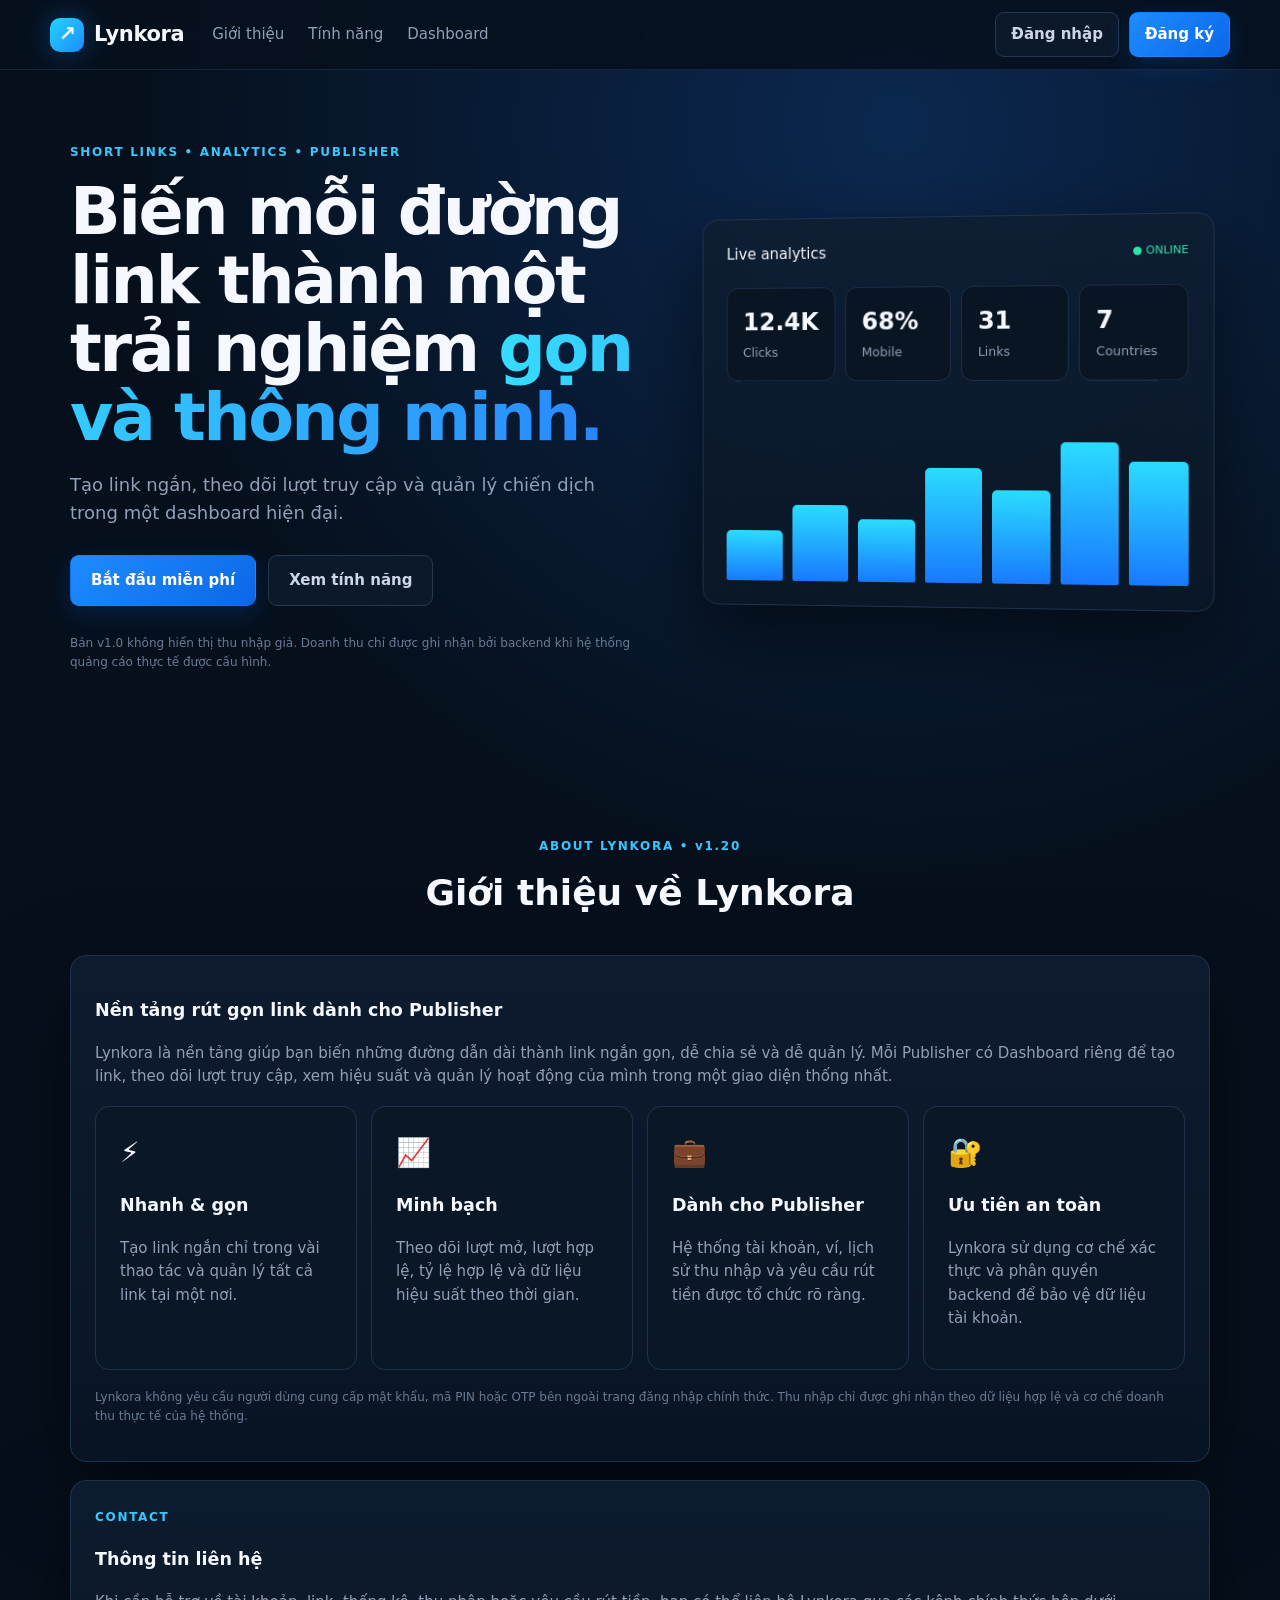
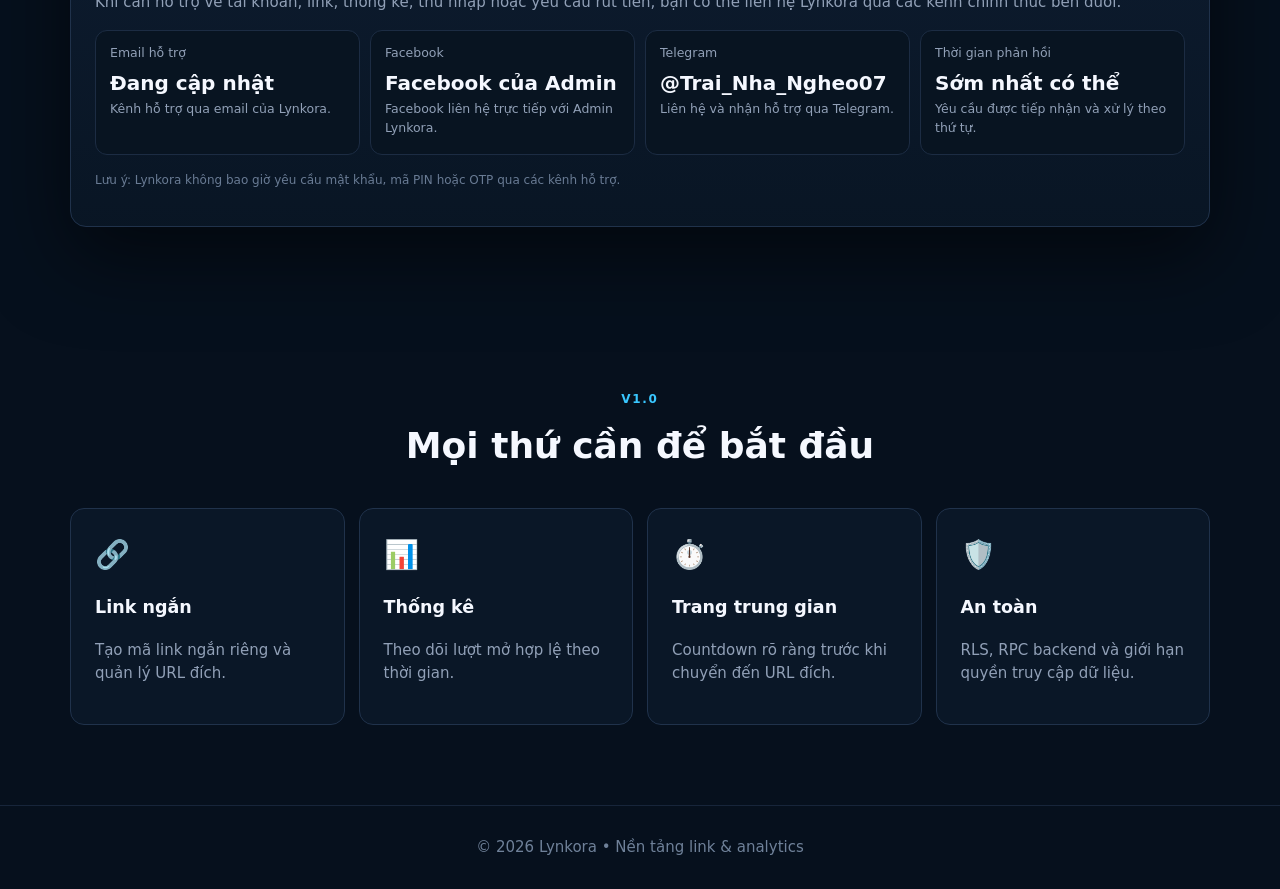
<file: index.html>
<!doctype html>
<html lang="vi">
<head>
  <meta charset="utf-8">
  <meta name="viewport" content="width=device-width,initial-scale=1,viewport-fit=cover">
  <meta name="theme-color" content="#07101d">
  <title>Lynkora — Rút gọn link thông minh</title>
  <link rel="stylesheet" href="styles.css?v=1">
</head>
<body>
<header class="topbar">
  <a class="brand" href="index.html"><span class="logo">↗</span><span>Lynkora</span></a>
  <nav><a href="#about">Giới thiệu</a><a href="#features">Tính năng</a><a href="dashboard.html">Dashboard</a></nav>
  <div class="auth-actions"><a class="ghost" href="auth.html">Đăng nhập</a><a class="primary" href="auth.html#register">Đăng ký</a></div>
</header>

<main>
  <section class="hero">
    <div class="hero-copy">
      <span class="eyebrow">SHORT LINKS • ANALYTICS • PUBLISHER</span>
      <h1>Biến mỗi đường link thành một trải nghiệm <span>gọn và thông minh.</span></h1>
      <p>Tạo link ngắn, theo dõi lượt truy cập và quản lý chiến dịch trong một dashboard hiện đại.</p>
      <div class="hero-actions"><a class="primary big" href="auth.html#register">Bắt đầu miễn phí</a><a class="ghost big" href="#features">Xem tính năng</a></div>
      <p class="fine">Bản v1.0 không hiển thị thu nhập giả. Doanh thu chỉ được ghi nhận bởi backend khi hệ thống quảng cáo thực tế được cấu hình.</p>
    </div>
    <div class="hero-card">
      <div class="mini-head"><span>Live analytics</span><span class="dot">● ONLINE</span></div>
      <div class="metric-grid">
        <div><b>12.4K</b><small>Clicks</small></div><div><b>68%</b><small>Mobile</small></div>
        <div><b>31</b><small>Links</small></div><div><b>7</b><small>Countries</small></div>
      </div>
      <div class="bars"><i style="height:32%"></i><i style="height:48%"></i><i style="height:39%"></i><i style="height:72%"></i><i style="height:58%"></i><i style="height:88%"></i><i style="height:76%"></i></div>
    </div>
  </section>

  <section id="about" class="section">
    <div class="section-title"><span class="eyebrow">ABOUT LYNKORA • v1.20</span><h2>Giới thiệu về Lynkora</h2></div>
    <div class="panel">
      <h3>Nền tảng rút gọn link dành cho Publisher</h3>
      <p class="muted">Lynkora là nền tảng giúp bạn biến những đường dẫn dài thành link ngắn gọn, dễ chia sẻ và dễ quản lý. Mỗi Publisher có Dashboard riêng để tạo link, theo dõi lượt truy cập, xem hiệu suất và quản lý hoạt động của mình trong một giao diện thống nhất.</p>
      <div class="features" style="margin-top:18px">
        <article><span>⚡</span><h3>Nhanh &amp; gọn</h3><p>Tạo link ngắn chỉ trong vài thao tác và quản lý tất cả link tại một nơi.</p></article>
        <article><span>📈</span><h3>Minh bạch</h3><p>Theo dõi lượt mở, lượt hợp lệ, tỷ lệ hợp lệ và dữ liệu hiệu suất theo thời gian.</p></article>
        <article><span>💼</span><h3>Dành cho Publisher</h3><p>Hệ thống tài khoản, ví, lịch sử thu nhập và yêu cầu rút tiền được tổ chức rõ ràng.</p></article>
        <article><span>🔐</span><h3>Ưu tiên an toàn</h3><p>Lynkora sử dụng cơ chế xác thực và phân quyền backend để bảo vệ dữ liệu tài khoản.</p></article>
      </div>
      <p class="fine" style="margin-top:18px">Lynkora không yêu cầu người dùng cung cấp mật khẩu, mã PIN hoặc OTP bên ngoài trang đăng nhập chính thức. Thu nhập chỉ được ghi nhận theo dữ liệu hợp lệ và cơ chế doanh thu thực tế của hệ thống.</p>
    </div>
    <div class="panel" style="margin-top:18px">
      <span class="eyebrow">CONTACT</span><h3>Thông tin liên hệ</h3>
      <p class="muted">Khi cần hỗ trợ về tài khoản, link, thống kê, thu nhập hoặc yêu cầu rút tiền, bạn có thể liên hệ Lynkora qua các kênh chính thức bên dưới.</p>
      <div class="wallet-mini wallet-mini-v110" style="margin-top:16px">
        <span><small>Email hỗ trợ</small><b>Đang cập nhật</b><small>Kênh hỗ trợ qua email của Lynkora.</small></span>
        <span><small>Facebook</small><b><a href="https://www.facebook.com/share/194QprLGyP/?mibextid=wwXIfr" target="_blank" rel="noopener noreferrer">Facebook của Admin</a></b><small>Facebook liên hệ trực tiếp với Admin Lynkora.</small></span>
        <span><small>Telegram</small><b><a href="https://t.me/Trai_Nha_Ngheo07" target="_blank" rel="noopener noreferrer">@Trai_Nha_Ngheo07</a></b><small>Liên hệ và nhận hỗ trợ qua Telegram.</small></span>
        <span><small>Thời gian phản hồi</small><b>Sớm nhất có thể</b><small>Yêu cầu được tiếp nhận và xử lý theo thứ tự.</small></span>
      </div>
      <p class="fine" style="margin-top:16px">Lưu ý: Lynkora không bao giờ yêu cầu mật khẩu, mã PIN hoặc OTP qua các kênh hỗ trợ.</p>
    </div>
  </section>

  <section id="features" class="section">
    <div class="section-title"><span class="eyebrow">V1.0</span><h2>Mọi thứ cần để bắt đầu</h2></div>
    <div class="features">
      <article><span>🔗</span><h3>Link ngắn</h3><p>Tạo mã link ngắn riêng và quản lý URL đích.</p></article>
      <article><span>📊</span><h3>Thống kê</h3><p>Theo dõi lượt mở hợp lệ theo thời gian.</p></article>
      <article><span>⏱️</span><h3>Trang trung gian</h3><p>Countdown rõ ràng trước khi chuyển đến URL đích.</p></article>
      <article><span>🛡️</span><h3>An toàn</h3><p>RLS, RPC backend và giới hạn quyền truy cập dữ liệu.</p></article>
    </div>
  </section>
</main>
<footer>© 2026 Lynkora • Nền tảng link & analytics</footer>
<script src="config.js?v=1"></script><script src="app.js?v=1"></script>
</body></html>
</file>
<file: styles.css>
:root{--bg:#06101d;--panel:#0b1728;--panel2:#0e1d31;--line:#20324b;--text:#f5f8ff;--muted:#91a0b7;--blue:#1d8cff;--cyan:#21d4fd;--green:#2fe4a7}*{box-sizing:border-box}html{scroll-behavior:smooth}body{margin:0;background:radial-gradient(circle at 70% 5%,#0b2850 0,transparent 30%),var(--bg);color:var(--text);font:15px/1.55 system-ui,-apple-system,BlinkMacSystemFont,"Segoe UI",sans-serif}a{color:inherit;text-decoration:none}button,input{font:inherit}.topbar{height:70px;display:flex;align-items:center;gap:28px;padding:0 max(20px,calc((100vw - 1180px)/2));border-bottom:1px solid #17253a;background:#07111ee8;backdrop-filter:blur(14px);position:sticky;top:0;z-index:10}.brand{display:flex;align-items:center;gap:10px;font-size:21px;font-weight:850;letter-spacing:-.4px}.logo{display:grid;place-items:center;width:34px;height:34px;border-radius:10px;background:linear-gradient(135deg,var(--cyan),var(--blue));box-shadow:0 0 28px #168fff55}.topbar nav{display:flex;gap:24px;color:var(--muted)}.auth-actions{margin-left:auto;display:flex;gap:10px;align-items:center}.primary,.ghost{border:1px solid transparent;border-radius:9px;padding:10px 15px;font-weight:750;cursor:pointer}.primary{background:linear-gradient(135deg,var(--blue),#0c67e8);color:white;box-shadow:0 8px 26px #0875ff2e}.ghost{background:#0c192a;color:#cbd7e8;border-color:#263850}.big{padding:13px 20px}.full{width:100%}.tiny{padding:6px 10px;font-size:12px}.hero{min-height:590px;max-width:1180px;margin:auto;display:grid;grid-template-columns:1.05fr .95fr;gap:60px;align-items:center;padding:70px 20px}.hero h1{font-size:clamp(40px,5.2vw,68px);line-height:1.03;letter-spacing:-2.5px;margin:14px 0 20px}.hero h1 span{background:linear-gradient(90deg,#36dcff,#2888ff);color:transparent;background-clip:text}.hero-copy>p{color:var(--muted);max-width:650px;font-size:18px}.eyebrow{font-size:12px;font-weight:850;letter-spacing:1.7px;color:#39c7ff}.hero-actions{display:flex;gap:12px;margin:28px 0}.fine{font-size:12px!important;color:#697b94!important}.hero-card,.panel{background:linear-gradient(180deg,#0e1d31e8,#091625e8);border:1px solid var(--line);border-radius:16px;box-shadow:0 30px 80px #0008}.hero-card{padding:24px;transform:perspective(900px) rotateY(-4deg)}.mini-head,.row-between{display:flex;justify-content:space-between;align-items:center}.dot{color:var(--green);font-size:11px}.metric-grid,.stats{display:grid;grid-template-columns:repeat(4,1fr);gap:10px;margin:22px 0}.metric-grid div,.stats article{background:#0a1524;border:1px solid #1b2d45;border-radius:12px;padding:16px}.metric-grid b,.stats b{display:block;font-size:24px}.metric-grid small,.stats small{color:var(--muted)}.bars{height:180px;display:flex;align-items:end;gap:10px;padding-top:20px}.bars i{flex:1;border-radius:5px 5px 2px 2px;background:linear-gradient(#2bdcff,#1879ff)}.section{max-width:1180px;margin:auto;padding:80px 20px}.section-title{text-align:center;margin-bottom:34px}.section-title h2{font-size:36px;margin:8px}.features{display:grid;grid-template-columns:repeat(4,1fr);gap:14px}.features article{padding:24px;background:#0a1727;border:1px solid var(--line);border-radius:14px}.features article span{font-size:28px}.features p,.muted{color:var(--muted)}footer{text-align:center;color:#6f8199;border-top:1px solid #17253a;padding:30px}.center-page{min-height:100vh;display:grid;place-items:center;padding:80px 18px}.floating{position:absolute;top:24px;left:24px}.auth-shell{width:min(440px,100%)}.tabs{display:grid;grid-template-columns:1fr 1fr;background:#081421;border:1px solid var(--line);border-radius:12px 12px 0 0;overflow:hidden}.tabs button{padding:13px;background:transparent;color:var(--muted);border:0}.tabs button.active{background:#10223a;color:white}.auth-shell .panel{border-radius:0 0 16px 16px}.panel{padding:24px}.panel h1,.panel h2{margin-top:0}.panel label{display:block;margin:15px 0;color:#c8d4e5;font-weight:650}.panel input,.shorten input{width:100%;margin-top:7px;padding:13px;border-radius:9px;border:1px solid #263b58;background:#071321;color:white;outline:none}.panel input:focus,.shorten input:focus{border-color:var(--blue);box-shadow:0 0 0 3px #168cff1d}.hidden{display:none!important}.msg{min-height:22px;color:#64d7ff;margin-top:12px}.gate{width:min(520px,100%);text-align:center}.countdown{font-size:76px;font-weight:900;margin:25px 0;color:#3ccfff;text-shadow:0 0 35px #21bfff66}.dash{max-width:1180px;margin:30px auto;display:grid;grid-template-columns:210px 1fr;gap:24px;padding:0 20px}.dash aside{display:flex;flex-direction:column;gap:7px}.dash aside b{padding:12px}.dash aside a{padding:11px 12px;border-radius:8px;color:var(--muted)}.dash aside a.active,.dash aside a:hover{background:#102039;color:white}.dash-main{min-width:0}.dash-title{margin-bottom:18px}.dash-title h1{font-size:36px;margin:5px 0}.stats{grid-template-columns:repeat(3,1fr)}.dash-main>.panel{margin:16px 0}.shorten{display:grid;grid-template-columns:1fr auto;gap:10px}.shorten input{margin:0}.link-list{display:grid;gap:8px}.link-row{display:flex;justify-content:space-between;gap:12px;align-items:center;background:#081421;border:1px solid #1c2c43;border-radius:10px;padding:13px}.link-row small{display:block;color:var(--muted);max-width:550px;overflow:hidden;text-overflow:ellipsis;white-space:nowrap}.link-row>div:last-child{display:flex;gap:10px;align-items:center;color:var(--muted)}
@media(max-width:800px){.topbar nav{display:none}.topbar{padding:0 14px}.auth-actions .muted{display:none}.hero{grid-template-columns:1fr;padding-top:45px}.hero-card{transform:none}.features{grid-template-columns:1fr 1fr}.metric-grid{grid-template-columns:1fr 1fr}.dash{grid-template-columns:1fr}.dash aside{display:none}.stats{grid-template-columns:repeat(3,1fr)}}
@media(max-width:520px){.topbar .ghost{display:none}.hero h1{font-size:43px}.hero-actions{flex-direction:column}.features{grid-template-columns:1fr}.stats{grid-template-columns:1fr}.shorten{grid-template-columns:1fr}.link-row{align-items:flex-start;flex-direction:column}.link-row>div:last-child{width:100%;justify-content:space-between}}

/* Lynkora v1.1 */
.compact{margin:2px 0 0}.danger{border:1px solid #6d2d3b;background:#2a1118;color:#ff9cac;border-radius:9px;padding:10px 15px;font-weight:750;cursor:pointer}.link-main{min-width:0;flex:1}.code-line{display:flex;align-items:center;gap:8px}.status{display:inline-flex;align-items:center;padding:3px 7px;border-radius:99px;font-size:10px;font-weight:850;letter-spacing:.4px}.status.on{color:#69f0bd;background:#0f3c32;border:1px solid #17614e}.status.off{color:#b8c2d2;background:#182231;border:1px solid #2a3a50}.short-preview{color:#4bc7ff!important}.link-actions{flex-wrap:wrap;justify-content:flex-end}.disabled-link{opacity:.68}.admin-wrap{max-width:1180px;margin:34px auto;padding:0 20px}.admin-stats{grid-template-columns:repeat(4,1fr)}.table-scroll{overflow:auto;border:1px solid #1c2d44;border-radius:12px}table{width:100%;border-collapse:collapse;min-width:860px;background:#081421}th,td{text-align:left;padding:12px 13px;border-bottom:1px solid #18283d;vertical-align:middle}th{font-size:12px;color:#8fa2bb;background:#0c192a;position:sticky;top:0}td{color:#dce6f4}.url-cell{max-width:330px;overflow:hidden;text-overflow:ellipsis;white-space:nowrap}.table-actions{display:flex;gap:7px}
@media(max-width:800px){.admin-stats{grid-template-columns:1fr 1fr}.link-actions{justify-content:flex-start}.link-row{align-items:flex-start}}
@media(max-width:520px){.admin-stats{grid-template-columns:1fr 1fr}.code-line{flex-wrap:wrap}}


/* =========================================================
   Lynkora v1.2 — Mobile + Analytics
   ========================================================= */
.stats-four{grid-template-columns:repeat(4,1fr)}
.pill{display:inline-flex;align-items:center;white-space:nowrap;padding:6px 10px;border-radius:999px;background:#0b2137;border:1px solid #24405f;color:#75dfff;font-size:12px;font-weight:800}
.daily-chart{height:210px;display:grid;grid-template-columns:repeat(7,minmax(36px,1fr));align-items:end;gap:10px;padding:24px 4px 0;margin-top:10px;border-bottom:1px solid #20324b}
.day-col{height:100%;display:grid;grid-template-rows:1fr auto auto;gap:5px;align-items:end;text-align:center;min-width:0}
.bar-stack{height:145px;display:flex;align-items:end;justify-content:center;gap:3px}
.bar-stack i{display:block;width:min(14px,38%);min-height:2px;border-radius:5px 5px 2px 2px;transition:height .25s ease}
.bar-open{background:linear-gradient(#33d7ff,#1687ff)}
.bar-valid{background:linear-gradient(#64f0b5,#18aa79)}
.day-col>b{font-size:12px}.day-col>small{font-size:10px;color:var(--muted);white-space:nowrap}
.chart-legend{display:flex;justify-content:flex-end;gap:14px;margin-top:12px;color:var(--muted);font-size:12px}
.chart-legend span{display:flex;align-items:center;gap:5px}.legend-dot{width:8px;height:8px;border-radius:50%}.legend-dot.opens{background:#22a8ff}.legend-dot.valid{background:#37d89c}
.link-meta{display:flex;flex-wrap:wrap;gap:10px;margin-top:8px;color:#7f92ab;font-size:11px}
.target-preview{margin-top:3px}.mobile-only{display:none}
.mobile-card-list{display:grid;gap:10px;margin-top:14px}
.mobile-admin-card{padding:14px;background:#081421;border:1px solid #1c2c43;border-radius:12px;min-width:0}
.mobile-admin-card small{display:block;color:var(--muted);overflow:hidden;text-overflow:ellipsis;white-space:nowrap}
.mobile-admin-card .gap{gap:10px}
.mini-metrics{display:grid;grid-template-columns:repeat(3,1fr);gap:7px;margin:12px 0}
.mini-metrics span{padding:9px;background:#0c1a2c;border:1px solid #1d314a;border-radius:9px;text-align:center}
.mini-metrics b,.mini-metrics small{display:block}.mini-metrics small{font-size:10px}
.mobile-card-actions{display:flex;gap:8px;margin-top:12px}
.admin-title{padding-top:4px}
.admin-wrap>.panel{margin:16px 0}

@media(max-width:800px){
  .stats-four{grid-template-columns:1fr 1fr}
  .daily-chart{gap:6px}
  .bar-stack{height:120px}
}
@media(max-width:520px){
  body{overflow-x:hidden}
  .topbar{height:66px;padding:0 12px;gap:10px}
  .brand{font-size:20px}.logo{width:32px;height:32px}
  .topbar .ghost.mobile-keep{display:inline-flex!important;padding:8px 10px}
  .auth-actions{gap:6px}
  .dash{margin:20px auto;padding:0 12px}
  .dash-title h1{font-size:34px;line-height:1.08}
  .stats-four{grid-template-columns:1fr 1fr;gap:9px}
  .stats-four article{padding:14px}.stats-four b{font-size:26px}
  .panel{padding:18px}
  .row-between{gap:10px;align-items:flex-start}
  .daily-chart{height:180px;gap:3px;padding-left:0;padding-right:0}
  .bar-stack{height:112px;gap:2px}.bar-stack i{width:10px}
  .day-col>b{font-size:11px}.day-col>small{font-size:9px}
  .chart-legend{justify-content:flex-start}
  .link-row{padding:14px;width:100%;overflow:hidden}
  .link-main{width:100%}.link-row small{max-width:100%}
  .link-actions{width:100%;display:grid!important;grid-template-columns:1fr 1fr;gap:8px!important}
  .link-actions>span{grid-column:1/-1}
  .link-actions .tiny{display:flex!important;align-items:center;justify-content:center;width:100%;min-height:42px}
  .admin-wrap{margin:18px auto;padding:0 12px}
  .admin-title h1{font-size:36px;line-height:1.05;margin-top:8px}
  .admin-stats{gap:9px}.admin-stats article{padding:14px}
  .desktop-only{display:none!important}.mobile-only{display:grid!important}
  .mobile-card-actions .tiny{display:inline-flex!important}
  .pill{font-size:10px;padding:5px 8px}
}

/* Lynkora v1.3 — Revenue estimate */
.revenue-panel{border-color:#214a5b;background:linear-gradient(135deg,#081725,#0a1e2b)}
.revenue-number{text-align:right;min-width:150px}.revenue-number small,.revenue-number span{display:block;color:var(--muted)}.revenue-number b{display:block;font-size:30px;margin:5px 0;color:#73f0c1}
.cpm-form{display:flex;align-items:end;gap:10px}.cpm-form label{display:grid;gap:6px;color:var(--muted);font-size:12px}.cpm-form input{width:180px}
.revenue-admin{display:flex;justify-content:space-between;align-items:center;margin-top:18px;padding-top:15px;border-top:1px solid #1c3348}.revenue-admin b{font-size:26px;color:#73f0c1}
@media(max-width:520px){.revenue-panel .row-between{display:grid}.revenue-number{text-align:left;margin-top:12px}.cpm-form{display:grid;width:100%;margin-top:12px}.cpm-form input{width:100%}.cpm-form .primary{display:flex!important;justify-content:center}.revenue-admin{gap:10px}.revenue-admin b{font-size:22px}}

/* Lynkora v1.4 */
.stats-five{grid-template-columns:repeat(5,1fr)}
@media(max-width:900px){.stats-five{grid-template-columns:repeat(3,1fr)}}
@media(max-width:520px){.stats-five{grid-template-columns:1fr 1fr}}

/* Lynkora v1.6 — Anti-fraud logs */
.fraud-reason-stats{display:grid;grid-template-columns:repeat(4,1fr);gap:10px;margin:16px 0}
.fraud-reason-stats article{padding:14px;background:#081421;border:1px solid #1c2c43;border-radius:12px}
.fraud-reason-stats small{display:block;color:var(--muted);margin-bottom:5px}
.fraud-reason-stats b{font-size:24px}
.client-cell{max-width:240px;overflow:hidden;text-overflow:ellipsis;white-space:nowrap}
.client-preview{margin-top:6px}
@media(max-width:700px){.fraud-reason-stats{grid-template-columns:1fr 1fr}}

/* Lynkora v1.7 — Internal wallet & earnings ledger */
.wallet-mini{display:grid;grid-template-columns:1fr 1fr;gap:10px;margin-top:14px}
.wallet-mini>span,.wallet-admin-summary>span{padding:12px 14px;border:1px solid #1c2c43;border-radius:12px;background:#081421}
.wallet-mini small,.wallet-admin-summary small{display:block;color:var(--muted);margin-bottom:5px}
.wallet-mini b,.wallet-admin-summary b{font-size:20px}
.wallet-admin-summary{display:grid;grid-template-columns:1fr 1fr;gap:10px;margin-top:14px}
.earning-plus{white-space:nowrap}
@media(max-width:700px){
  .wallet-mini,.wallet-admin-summary{grid-template-columns:1fr}
}

/* Lynkora v1.8 — withdrawal requests */
.withdraw-form{display:grid;grid-template-columns:1fr 2fr auto;gap:10px;align-items:end;margin:16px 0}
.withdraw-form label{display:grid;gap:6px}
.withdraw-form input{width:100%}
.inline-actions{display:flex;gap:6px;flex-wrap:wrap}
@media(max-width:700px){.withdraw-form{grid-template-columns:1fr}.inline-actions{margin-top:8px}}

/* Lynkora v1.9 — payout profile + withdrawal config */
.payout-profile-form{display:grid;grid-template-columns:1fr 1.2fr 1.5fr 1.2fr auto;gap:10px;align-items:end;margin-top:16px}
.payout-profile-form label{display:grid;gap:6px}
.payout-profile-form select{width:100%;padding:14px;border-radius:14px;border:1px solid rgba(255,255,255,.08);background:#06140f;color:#fff;outline:none}
.withdraw-rules{display:flex;justify-content:space-between;align-items:center;gap:12px;padding:12px 14px;margin:14px 0;border:1px solid #1c2c43;border-radius:12px;background:#081421}
.withdraw-rules span{color:var(--muted);font-size:13px}
.withdraw-rules b{font-size:18px}
@media(max-width:900px){.payout-profile-form{grid-template-columns:1fr 1fr}.payout-profile-form button{grid-column:1/-1}}
@media(max-width:700px){.payout-profile-form{grid-template-columns:1fr}.payout-profile-form button{grid-column:auto}}


/* Lynkora v1.10 — canonical wallet balance */
.wallet-mini-v110{grid-template-columns:repeat(4,minmax(0,1fr))}
.wallet-admin-v110{grid-template-columns:repeat(5,minmax(0,1fr))}
.wallet-card-metrics{margin-top:10px}
@media(max-width:1100px){
  .wallet-admin-v110{grid-template-columns:repeat(3,minmax(0,1fr))}
}
@media(max-width:850px){
  .wallet-mini-v110{grid-template-columns:1fr 1fr}
  .wallet-admin-v110{grid-template-columns:1fr 1fr}
}
@media(max-width:520px){
  .wallet-mini-v110,.wallet-admin-v110{grid-template-columns:1fr}
}


/* Lynkora v1.11 — per-link analytics */
.link-analytics-head{gap:18px}
.analytics-target{display:block;max-width:260px;overflow:hidden;text-overflow:ellipsis;white-space:nowrap;margin-top:3px}
.link-detail-chart{margin-top:22px;padding-top:20px;border-top:1px solid var(--line)}
.link-detail-chart h3{margin:0 0 4px}
.analytics-select{min-width:150px;padding:10px 12px;border-radius:9px;border:1px solid #263b58;background:#071321;color:#fff;outline:none}
.analytics-select:focus{border-color:var(--blue);box-shadow:0 0 0 3px #168cff1d}
.link-daily-revenue{display:flex;justify-content:flex-end;margin-top:12px}
.link-daily-revenue span{display:flex;align-items:center;gap:10px;background:#081421;border:1px solid #1c2c43;border-radius:10px;padding:10px 13px}
.link-daily-revenue small{color:var(--muted)}
.link-analytics-metrics{grid-template-columns:repeat(4,1fr);margin:12px 0}
@media(max-width:700px){
  .link-analytics-head,.link-detail-chart .row-between{align-items:flex-start;gap:12px;flex-direction:column}
  .analytics-select{width:100%}
  .link-analytics-metrics{grid-template-columns:1fr 1fr}
}


/* Lynkora v1.12 — Adsterra Smartlink (go.html only) */
.sponsor-card{
  width:100%;
  display:flex;
  align-items:center;
  justify-content:space-between;
  gap:14px;
  margin:18px 0 20px;
  padding:14px;
  border:1px solid #20344d;
  border-radius:14px;
  background:#081421;
}
.sponsor-copy{
  min-width:0;
  display:flex;
  flex-direction:column;
  gap:4px;
  text-align:left;
}
.sponsor-copy b{font-size:15px}
.sponsor-copy small{color:var(--muted);line-height:1.45}
.sponsor-label{
  width:max-content;
  font-size:10px;
  font-weight:800;
  letter-spacing:.12em;
  color:#8fc7ff;
}
.sponsor-btn{
  flex:0 0 auto;
  display:inline-flex;
  align-items:center;
  justify-content:center;
  min-height:42px;
  padding:0 16px;
  border-radius:10px;
  background:#0e7eea;
  color:#fff;
  font-weight:800;
  text-decoration:none;
}
.sponsor-btn:active{transform:translateY(1px)}
@media(max-width:620px){
  .sponsor-card{align-items:stretch;flex-direction:column}
  .sponsor-btn{width:100%}
}


/* Lynkora v1.13 — Revenue Control */
.revenue-control-head{gap:18px}
.revenue-control-form{
  display:grid;
  grid-template-columns:1.4fr .8fr auto auto;
  gap:12px;
  align-items:end;
  margin-top:18px;
}
.revenue-control-form label{display:grid;gap:7px;color:var(--muted);font-size:13px;font-weight:700}
.revenue-control-form input[type="number"]{
  width:100%;min-height:44px;padding:10px 12px;border-radius:9px;
  border:1px solid #263b58;background:#071321;color:#fff;outline:none
}
.revenue-toggle{
  min-height:44px;display:flex!important;grid-template-columns:auto 1fr!important;
  align-items:center;gap:9px!important;padding:0 12px;border:1px solid #263b58;
  border-radius:9px;background:#071321;color:#fff!important;white-space:nowrap
}
.revenue-toggle input{width:18px;height:18px}
.revenue-control-summary{margin-top:16px}
@media(max-width:900px){
  .revenue-control-form{grid-template-columns:1fr 1fr}
}
@media(max-width:620px){
  .revenue-control-head{align-items:flex-start;flex-direction:column}
  .revenue-control-form{grid-template-columns:1fr}
  .revenue-control-form .primary{width:100%}
}

/* =========================================================
   LYNKORA v1.21 — Advanced Links
========================================================= */
.advanced-link-form{display:grid;grid-template-columns:repeat(3,minmax(0,1fr));gap:12px;margin-top:16px}
.advanced-link-form label{margin:0;display:grid;gap:6px}
.advanced-link-form label>small{color:var(--muted);font-size:11px;font-weight:500}
.advanced-link-form input{margin:0}
.advanced-link-full{grid-column:1/-1}
.advanced-link-submit{display:flex;align-items:end}
.advanced-link-submit .primary{width:100%;min-height:47px}
.link-v121-meta{display:flex;gap:8px;flex-wrap:wrap;margin-top:8px}
.link-v121-meta span{font-size:11px;color:#9eb0c8;background:#0c1a2d;border:1px solid #20334f;border-radius:999px;padding:4px 8px}
.lynkora-modal{position:fixed;inset:0;z-index:1000;display:grid;place-items:center;padding:18px;background:#020712c9;backdrop-filter:blur(7px)}
.lynkora-modal-card{width:min(780px,100%);max-height:min(88vh,900px);overflow:auto;background:linear-gradient(180deg,#0e1d31,#091625);border:1px solid #29415f;border-radius:18px;padding:22px;box-shadow:0 35px 90px #000b}
body.modal-open{overflow:hidden}
.link-detail-grid{display:grid;grid-template-columns:minmax(0,1fr) 250px;gap:18px;margin-top:16px}
.link-detail-info{display:grid;gap:9px}
.detail-line{background:#081421;border:1px solid #1e314a;border-radius:10px;padding:11px 12px;min-width:0}
.detail-line small{display:block;color:var(--muted);margin-bottom:3px}
.detail-line b,.detail-line span,.detail-line a{display:block;overflow-wrap:anywhere}
.detail-line a{color:#5fd7ff}
.qr-box{display:grid;align-content:start;justify-items:center;gap:10px;background:#081421;border:1px solid #1e314a;border-radius:12px;padding:14px}
.qr-box img{display:block;width:220px;max-width:100%;height:auto;background:#fff;border-radius:10px;padding:6px}
.qr-box .ghost{width:100%}
.link-options-form{display:grid;grid-template-columns:1fr 1fr auto;gap:12px;align-items:end;margin-top:18px;padding-top:18px;border-top:1px solid #1d3048}
.link-options-form label{margin:0}
.link-options-form input{margin-top:7px}
.link-options-form .primary{min-height:47px}
@media(max-width:760px){
  .advanced-link-form{grid-template-columns:1fr}
  .advanced-link-full{grid-column:auto}
  .link-detail-grid{grid-template-columns:1fr}
  .qr-box{order:2}
  .link-options-form{grid-template-columns:1fr}
  .link-options-form .primary{width:100%}
  .lynkora-modal{padding:10px;align-items:end}
  .lynkora-modal-card{max-height:92vh;border-radius:18px 18px 10px 10px;padding:16px}
}

/* =========================================================
   LYNKORA v1.24 — ADMIN USER MANAGEMENT
   ========================================================= */
.admin-user-manager-head{align-items:flex-start;gap:16px}
.admin-user-tools{display:grid;grid-template-columns:minmax(260px,1fr) auto;gap:16px;align-items:end;margin:18px 0 10px}
.admin-search-label{display:grid;gap:7px;font-size:12px;color:var(--muted)}
.admin-search-label input{width:100%}
.admin-user-summary{display:grid;grid-template-columns:repeat(3,minmax(105px,1fr));gap:8px}
.admin-user-summary span{display:grid;gap:4px;padding:10px 12px;border:1px solid var(--line);border-radius:12px;background:rgba(255,255,255,.02)}
.admin-user-summary small{color:var(--muted);font-size:10px}
.admin-user-summary b{font-size:17px}
.admin-user-wallet-line{display:flex;justify-content:space-between;gap:12px;align-items:center;padding:9px 0;border-top:1px solid var(--line);border-bottom:1px solid var(--line);margin:8px 0}
.admin-user-wallet-line span{font-size:11px;color:var(--muted)}
.admin-suspend-reason{display:block;color:#ff9d9d!important;margin:4px 0;overflow-wrap:anywhere}
.admin-user-card .mobile-card-actions{margin-top:10px}
.admin-user-action{white-space:nowrap}
#usersBody td small{display:inline-block;max-width:210px;overflow-wrap:anywhere;color:var(--muted)}

@media(max-width:760px){
  .admin-user-tools{grid-template-columns:1fr}
  .admin-user-summary{grid-template-columns:repeat(3,1fr)}
  .admin-user-summary span{padding:9px}
  .admin-user-summary b{font-size:15px}
}

/* =========================================================
   LYNKORA v1.25 — REFERRAL SYSTEM
   ========================================================= */
.referral-stats{grid-template-columns:repeat(4,minmax(0,1fr))}
.referral-share-grid{display:grid;grid-template-columns:1fr 2fr;gap:14px;margin-top:18px}
.referral-share-grid label{display:grid;gap:7px;color:var(--muted);font-size:12px;font-weight:700}
.referral-copy-row{display:grid;grid-template-columns:minmax(0,1fr) auto;gap:8px}
.referral-copy-row input{margin:0;min-width:0}
.referral-copy-row button{white-space:nowrap}
.referral-admin-stats{display:grid;grid-template-columns:repeat(3,minmax(0,1fr));gap:10px;margin-top:15px}
.referral-admin-stats span{display:grid;gap:5px;padding:12px;border:1px solid var(--line);border-radius:12px;background:rgba(255,255,255,.02)}
.referral-admin-stats small{font-size:10px;color:var(--muted)}
.referral-admin-stats b{font-size:18px}
.referral-config-form{margin-top:16px;max-width:560px}
.referral-card-amount{color:#71f0bb}
#referralCode,#referralUrl{font-family:ui-monospace,SFMono-Regular,Menlo,monospace}
#referralWrap small{font-weight:500}

@media(max-width:760px){
  .referral-stats{grid-template-columns:1fr 1fr}
  .referral-share-grid{grid-template-columns:1fr}
  .referral-copy-row{grid-template-columns:1fr}
  .referral-copy-row button{width:100%}
  .referral-admin-stats{grid-template-columns:1fr}
}
</file>
